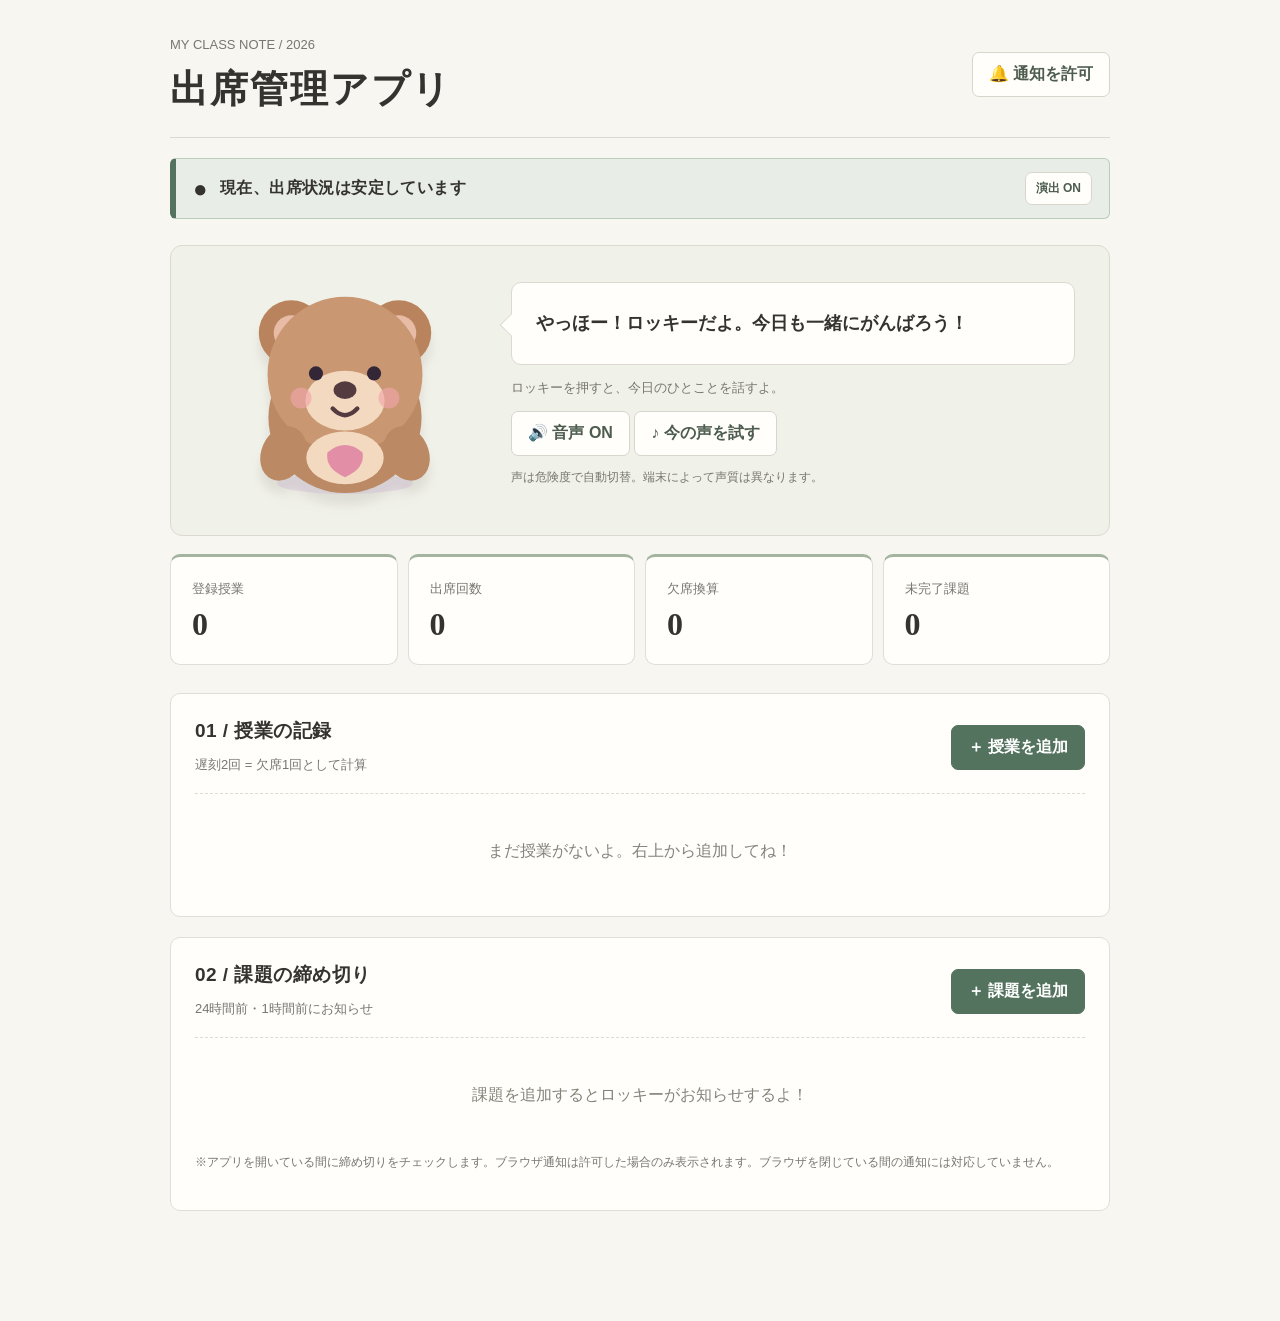
<file: index.html>
<!doctype html><html lang="ja"><head><meta charset="utf-8"><meta name="viewport" content="width=device-width,initial-scale=1"><title>出席管理アプリ</title><link rel="stylesheet" href="style.css"></head><body><main class="wrap"><header><div><div class="muted">MY CLASS NOTE  /  2026</div><h1>出席管理アプリ</h1></div><button class="soft" id="notifyBtn" type="button">🔔 通知を許可</button></header><div class="danger-banner" id="dangerBanner" role="status" aria-live="polite"><span id="dangerSymbol">●</span><span id="dangerText">出席状況を確認中</span><button id="effectsBtn" type="button" class="soft" aria-pressed="true">演出 ON</button></div><section class="hero"><button class="bearbutton" id="bearBtn" type="button" aria-label="ロッキーと話す"><svg class="bear" viewBox="0 0 250 250" xmlns="http://www.w3.org/2000/svg"><ellipse cx="125" cy="230" rx="77" ry="12" fill="#aa85c5" opacity=".18"/><circle cx="64" cy="59" r="37" fill="#b9845d"/><circle cx="186" cy="59" r="37" fill="#b9845d"/><circle cx="64" cy="59" r="20" fill="#e7bba5"/><circle cx="186" cy="59" r="20" fill="#e7bba5"/><ellipse cx="125" cy="155" rx="87" ry="86" fill="#bb8964"/><circle cx="125" cy="106" r="88" fill="#c99872"/><ellipse cx="125" cy="136" rx="45" ry="34" fill="#f3d9bf"/><circle cx="92" cy="105" r="8" fill="#332636"/><circle cx="158" cy="105" r="8" fill="#332636"/><ellipse cx="125" cy="124" rx="13" ry="10" fill="#543b40"/><path d="M111 145 Q125 160 139 145" fill="none" stroke="#543b40" stroke-width="5" stroke-linecap="round"/><circle cx="75" cy="133" r="12" fill="#f1a5a9" opacity=".65"/><circle cx="175" cy="133" r="12" fill="#f1a5a9" opacity=".65"/><ellipse cx="125" cy="201" rx="44" ry="30" fill="#f3d9bf"/><path d="M105 195 Q125 178 145 195 Q148 213 125 223 Q102 213 105 195" fill="#e38ea7"/><ellipse cx="55" cy="196" rx="25" ry="32" fill="#bb8964" transform="rotate(25 55 196)"/><ellipse cx="195" cy="196" rx="25" ry="32" fill="#bb8964" transform="rotate(-25 195 196)"/><g class="monster-face"><path d="M73 91 L111 105 L83 113 Z M177 91 L139 105 L167 113 Z" fill="#300507"/><path d="M100 146 Q125 178 150 146 L143 169 L135 157 L125 175 L115 157 L107 169 Z" fill="#410509" stroke="#260003" stroke-width="3"/><path d="M89 79 L113 93 M161 79 L137 93" stroke="#470508" stroke-width="8" stroke-linecap="round"/><circle cx="92" cy="105" r="11" fill="#ff1c2b"/><circle cx="158" cy="105" r="11" fill="#ff1c2b"/><circle cx="92" cy="105" r="4" fill="white"/><circle cx="158" cy="105" r="4" fill="white"/></g></svg></button><div><div class="speech" id="speech" aria-live="polite">やっほー！ロッキーだよ。今日も一緒にがんばろう！</div><p class="muted">ロッキーを押すと、今日のひとことを話すよ。</p><button class="soft" id="voiceBtn" type="button">🔊 音声 ON</button> <button class="soft" id="sampleVoiceBtn" type="button">♪ 今の声を試す</button><p class="muted voice-note">声は危険度で自動切替。端末によって声質は異なります。</p></div></section><div class="stats"><div class="stat"><span class="muted">登録授業</span><strong id="sClasses">0</strong></div><div class="stat"><span class="muted">出席回数</span><strong id="sAttend">0</strong></div><div class="stat"><span class="muted">欠席換算</span><strong id="sAbsent">0</strong></div><div class="stat"><span class="muted">未完了課題</span><strong id="sTasks">0</strong></div></div><section class="panel"><div class="panelhead"><div><h2>01 / 授業の記録</h2><div class="muted">遅刻2回 = 欠席1回として計算</div></div><button class="primary" id="addClass" type="button">＋ 授業を追加</button></div><div id="classList" class="items"></div></section><section class="panel"><div class="panelhead"><div><h2>02 / 課題の締め切り</h2><div class="muted">24時間前・1時間前にお知らせ</div></div><button class="primary" id="addTask" type="button">＋ 課題を追加</button></div><div id="taskList" class="items"></div><p class="note">※アプリを開いている間に締め切りをチェックします。ブラウザ通知は許可した場合のみ表示されます。ブラウザを閉じている間の通知には対応していません。</p></section></main><div id="dialog" class="dialog" role="dialog" aria-modal="true" aria-labelledby="modalTitle"><div class="modal"><h2 id="modalTitle"></h2><form id="entryForm" novalidate><div id="fields"></div><div class="modalbuttons"><button class="soft" id="cancel" type="button">キャンセル</button><button class="primary" id="save" type="submit">保存する</button></div></form></div></div><div id="toast" class="toast" role="status"></div><script src="script.js" defer></script></body></html>
</file>
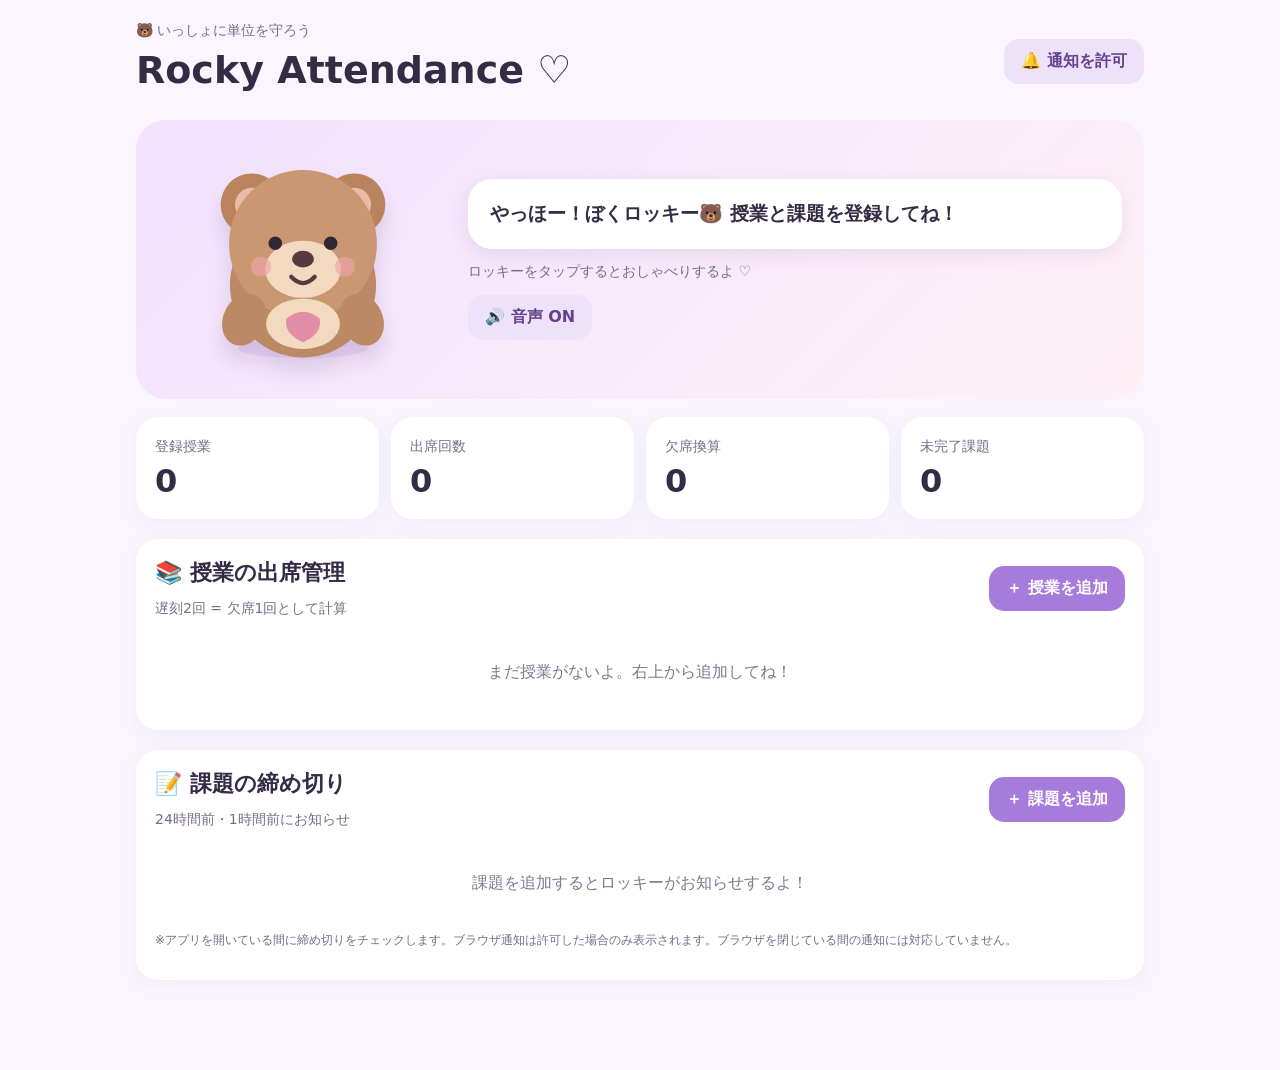
<file: index (1).html>
<!doctype html><html lang="ja"><head><meta charset="utf-8"><meta name="viewport" content="width=device-width,initial-scale=1"><title>Rocky Attendance 🐻</title><style>
:root{font-family:system-ui,'Yu Gothic',sans-serif;color:#342b45;background:#faf5ff}*{box-sizing:border-box}body{margin:0}button,input,select{font:inherit}button{cursor:pointer;border:0;border-radius:15px;padding:12px 17px;font-weight:750}button:focus-visible,input:focus-visible{outline:3px solid #a97bdb}button.primary{background:#a77bdc;color:white}button.soft{background:#eee1fa;color:#64418c}button.danger{background:#ffe3e8;color:#a12d4a}.wrap{max-width:1040px;margin:auto;padding:22px 16px 70px}header{display:flex;justify-content:space-between;align-items:center;gap:12px}h1{font-size:clamp(25px,4vw,38px);margin:8px 0}h2{font-size:22px;margin:0 0 12px}.muted{color:#796b8a;font-size:14px}.hero{margin-top:20px;border-radius:30px;padding:22px;background:linear-gradient(135deg,#f1e2ff,#fff1f6);display:grid;grid-template-columns:minmax(160px,290px) 1fr;align-items:center;gap:20px}.bearbutton{background:none;padding:0;width:100%;height:235px;display:grid;place-items:center}.bear{width:210px;max-width:100%;filter:drop-shadow(0 14px 10px #7e5b9a35);animation:bob 2.3s ease-in-out infinite;transform-origin:bottom center}.bearbutton:active .bear{animation:jump .45s ease-out}.speech{background:white;border-radius:24px;padding:22px;font-size:19px;font-weight:700;box-shadow:0 6px 20px #7d5b9920}.stats{display:grid;grid-template-columns:repeat(4,1fr);gap:12px;margin:18px 0}.stat,.panel,.item{background:white;border-radius:22px;padding:19px;box-shadow:0 4px 20px #846c9a12}.stat strong{display:block;font-size:32px;margin-top:6px}.panel{margin:20px 0}.panelhead{display:flex;justify-content:space-between;align-items:center;gap:10px;flex-wrap:wrap}.items{display:grid;gap:12px;margin-top:16px}.item{border:2px solid #eee6f4;box-shadow:none}.item.safe{border-left:8px solid #55bd90}.item.warn{border-left:8px solid #f3b94f}.item.bad{border-left:8px solid #e76882}.itemtop{display:flex;justify-content:space-between;gap:8px;align-items:start}.item h3{margin:0 0 6px;font-size:19px}.pill{display:inline-block;padding:5px 10px;border-radius:20px;background:#e7f8ee;color:#14794b;font-size:12px;font-weight:800}.warn .pill{background:#fff1d1;color:#926009}.bad .pill{background:#ffe3ea;color:#a52b4e}.actions{display:flex;flex-wrap:wrap;gap:7px;margin-top:14px}.actions button{padding:9px 12px;font-size:13px}.progress{height:10px;border-radius:20px;background:#eee8f5;overflow:hidden;margin:12px 0}.progress div{height:100%;background:#aa82dc;border-radius:20px}.empty{text-align:center;color:#857590;padding:28px}.dialog{position:fixed;inset:0;background:#2c1c3b99;display:none;align-items:center;justify-content:center;padding:14px;z-index:10}.dialog.open{display:flex}.modal{background:white;border-radius:25px;width:min(520px,100%);max-height:90vh;overflow:auto;padding:25px}.field{display:grid;gap:6px;margin:13px 0}.field label{font-weight:700}.field input,.field select{width:100%;border:2px solid #e5d8ef;border-radius:13px;padding:13px;color:#2c2434;background:white}.modalbuttons{display:flex;justify-content:flex-end;gap:9px;margin-top:20px}.toast{position:fixed;bottom:20px;left:50%;transform:translateX(-50%);background:#39264e;color:white;border-radius:14px;padding:12px 20px;display:none;z-index:20;max-width:90vw}.toast.show{display:block}.note{font-size:12px;color:#786a88;margin-top:10px}@keyframes bob{0%,100%{transform:translateY(0) rotate(-3deg)}50%{transform:translateY(-15px) rotate(3deg)}}@keyframes jump{50%{transform:translateY(-42px) rotate(8deg)}}@media(max-width:650px){.hero{grid-template-columns:1fr;text-align:center}.bearbutton{height:190px}.bear{width:170px}.stats{grid-template-columns:repeat(2,1fr)}.speech{font-size:16px}}
</style></head><body><main class="wrap"><header><div><div class="muted">🐻 いっしょに単位を守ろう</div><h1>Rocky Attendance ♡</h1></div><button class="soft" id="notifyBtn" type="button">🔔 通知を許可</button></header><section class="hero"><button class="bearbutton" id="bearBtn" type="button" aria-label="ロッキーと話す"><svg class="bear" viewBox="0 0 250 250" xmlns="http://www.w3.org/2000/svg"><ellipse cx="125" cy="230" rx="77" ry="12" fill="#aa85c5" opacity=".18"/><circle cx="64" cy="59" r="37" fill="#b9845d"/><circle cx="186" cy="59" r="37" fill="#b9845d"/><circle cx="64" cy="59" r="20" fill="#e7bba5"/><circle cx="186" cy="59" r="20" fill="#e7bba5"/><ellipse cx="125" cy="155" rx="87" ry="86" fill="#bb8964"/><circle cx="125" cy="106" r="88" fill="#c99872"/><ellipse cx="125" cy="136" rx="45" ry="34" fill="#f3d9bf"/><circle cx="92" cy="105" r="8" fill="#332636"/><circle cx="158" cy="105" r="8" fill="#332636"/><ellipse cx="125" cy="124" rx="13" ry="10" fill="#543b40"/><path d="M111 145 Q125 160 139 145" fill="none" stroke="#543b40" stroke-width="5" stroke-linecap="round"/><circle cx="75" cy="133" r="12" fill="#f1a5a9" opacity=".65"/><circle cx="175" cy="133" r="12" fill="#f1a5a9" opacity=".65"/><ellipse cx="125" cy="201" rx="44" ry="30" fill="#f3d9bf"/><path d="M105 195 Q125 178 145 195 Q148 213 125 223 Q102 213 105 195" fill="#e38ea7"/><ellipse cx="55" cy="196" rx="25" ry="32" fill="#bb8964" transform="rotate(25 55 196)"/><ellipse cx="195" cy="196" rx="25" ry="32" fill="#bb8964" transform="rotate(-25 195 196)"/></svg></button><div><div class="speech" id="speech" aria-live="polite">やっほー！ぼくロッキー🐻 授業と課題を登録してね！</div><p class="muted">ロッキーをタップするとおしゃべりするよ ♡</p><button class="soft" id="voiceBtn" type="button">🔊 音声 ON</button></div></section><div class="stats"><div class="stat"><span class="muted">登録授業</span><strong id="sClasses">0</strong></div><div class="stat"><span class="muted">出席回数</span><strong id="sAttend">0</strong></div><div class="stat"><span class="muted">欠席換算</span><strong id="sAbsent">0</strong></div><div class="stat"><span class="muted">未完了課題</span><strong id="sTasks">0</strong></div></div><section class="panel"><div class="panelhead"><div><h2>📚 授業の出席管理</h2><div class="muted">遅刻2回 = 欠席1回として計算</div></div><button class="primary" id="addClass" type="button">＋ 授業を追加</button></div><div id="classList" class="items"></div></section><section class="panel"><div class="panelhead"><div><h2>📝 課題の締め切り</h2><div class="muted">24時間前・1時間前にお知らせ</div></div><button class="primary" id="addTask" type="button">＋ 課題を追加</button></div><div id="taskList" class="items"></div><p class="note">※アプリを開いている間に締め切りをチェックします。ブラウザ通知は許可した場合のみ表示されます。ブラウザを閉じている間の通知には対応していません。</p></section></main><div id="dialog" class="dialog" role="dialog" aria-modal="true" aria-labelledby="modalTitle"><div class="modal"><h2 id="modalTitle"></h2><form id="entryForm" novalidate><div id="fields"></div><div class="modalbuttons"><button class="soft" id="cancel" type="button">キャンセル</button><button class="primary" id="save" type="submit">保存する</button></div></form></div></div><div id="toast" class="toast" role="status"></div><script>
'use strict';
(function(){
const $=id=>document.getElementById(id),KEY='rocky_attendance_v3';let state={classes:[],tasks:[]},mode='',editing=null,voice=true;
try{let old=JSON.parse(localStorage.getItem(KEY)||'null');if(old&&Array.isArray(old.classes)&&Array.isArray(old.tasks))state=old}catch(e){}
function persist(){try{localStorage.setItem(KEY,JSON.stringify(state));return true}catch(e){toast('このブラウザでは保存が制限されています');return false}}
function toast(s){$('toast').textContent=s;$('toast').classList.add('show');clearTimeout(toast.timer);toast.timer=setTimeout(()=>$('toast').classList.remove('show'),3200)}
function say(s){$('speech').textContent=s;if(voice&&'speechSynthesis'in window){try{speechSynthesis.cancel();const u=new SpeechSynthesisUtterance(s.replace(/[🐻♡💜！]/g,''));u.lang='ja-JP';u.rate=1.08;u.pitch=1.25;speechSynthesis.speak(u)}catch(e){}}}
function el(tag,txt,cls){let x=document.createElement(tag);if(txt!==undefined)x.textContent=txt;if(cls)x.className=cls;return x}
function button(txt,cls,fn){let b=el('button',txt,cls);b.type='button';b.addEventListener('click',fn);return b}
function remaining(c){return c.total-c.required-c.absent-Math.floor(c.late/2)}
function level(c){let r=remaining(c);return r<=0?'bad':r<=2?'warn':'safe'}
function render(){let ca=$('classList'),ta=$('taskList');ca.replaceChildren();ta.replaceChildren();$('sClasses').textContent=state.classes.length;$('sAttend').textContent=state.classes.reduce((n,c)=>n+c.attend,0);$('sAbsent').textContent=state.classes.reduce((n,c)=>n+c.absent+Math.floor(c.late/2),0);$('sTasks').textContent=state.tasks.filter(t=>!t.done).length;
if(!state.classes.length)ca.append(el('div','まだ授業がないよ。右上から追加してね！','empty'));
state.classes.forEach(c=>{let r=remaining(c),l=level(c),box=el('article',undefined,'item '+l),top=el('div',undefined,'itemtop'),left=el('div');left.append(el('h3',c.name),el('div',`出席 ${c.attend}回 ／ 欠席 ${c.absent}回 ／ 遅刻 ${c.late}回`,'muted'));top.append(left,el('span',r<0?'必要出席に届かない可能性':r===0?'もう欠席できない':`あと${r}回欠席OK`,'pill'));box.append(top);let p=el('div',undefined,'progress'),bar=el('div');bar.style.width=Math.min(100,Math.max(0,c.attend/c.required*100))+'%';p.append(bar);box.append(p,el('div',`必要出席 ${c.required}回 ／ 全${c.total}回　・　あと${Math.max(0,c.required-c.attend)}回の出席が必要`,'muted'));let a=el('div',undefined,'actions');a.append(button('＋出席','soft',()=>change(c.id,'attend',1)),button('＋欠席','soft',()=>change(c.id,'absent',1)),button('＋遅刻','soft',()=>change(c.id,'late',1)),button('編集','soft',()=>openForm('class',c.id)),button('取り消し','soft',()=>undo(c.id)),button('削除','danger',()=>remove('class',c.id)));box.append(a);ca.append(box)});
if(!state.tasks.length)ta.append(el('div','課題を追加するとロッキーがお知らせするよ！','empty'));
state.tasks.slice().sort((a,b)=>a.due.localeCompare(b.due)).forEach(t=>{let d=new Date(t.due),diff=d-Date.now(),box=el('article',undefined,'item '+(t.done?'safe':diff<0?'bad':diff<=3600000?'bad':diff<=86400000?'warn':'safe'));let top=el('div',undefined,'itemtop'),left=el('div');left.append(el('h3',t.title),el('div',(t.subject?t.subject+' ・ ':'')+d.toLocaleString('ja-JP',{year:'numeric',month:'numeric',day:'numeric',hour:'2-digit',minute:'2-digit'}),'muted'));top.append(left,el('span',t.done?'完了':diff<0?'期限切れ':diff<=3600000?'1時間以内':diff<=86400000?'24時間以内':'予定あり','pill'));box.append(top);let a=el('div',undefined,'actions');a.append(button(t.done?'未完了に戻す':'✓ 完了','soft',()=>{t.done=!t.done;persist();render();say(t.done?'課題おつかれさま！':'また一緒に頑張ろう！')}),button('編集','soft',()=>openForm('task',t.id)),button('削除','danger',()=>remove('task',t.id)));box.append(a);ta.append(box)})}
function change(id,k,n){let c=state.classes.find(x=>x.id===id);if(!c)return;if(c.attend+c.absent+c.late>=c.total){toast('全授業回数に達しているよ。編集で調整してね');return}c[k]+=n;persist();render();say(remaining(c)<=0?'気をつけて！この授業はもう欠席できないよ！':k==='attend'?'出席えらい！この調子だよ！':'記録したよ！残りの欠席回数を確認してね！')}
function undo(id){let c=state.classes.find(x=>x.id===id);if(!c)return;for(let k of ['late','absent','attend']){if(c[k]>0){c[k]--;persist();render();toast('直近の種類を1回減らしたよ（遅刻→欠席→出席の順）');return}}toast('取り消せる記録がないよ')}
function remove(type,id){if(!confirm('本当に削除する？'))return;let key=type==='class'?'classes':'tasks';state[key]=state[key].filter(x=>x.id!==id);persist();render();toast('削除したよ')}
function field(name,label,type,value,required=true){let d=el('div',undefined,'field'),lab=el('label',label),input=el('input');input.name=name;input.id='f_'+name;input.type=type;input.value=value??'';input.required=required;if(type==='number'){input.min='0';input.step='1'}lab.htmlFor=input.id;d.append(lab,input);return d}
function openForm(m,id=null){mode=m;editing=id;let item=id?state[m==='class'?'classes':'tasks'].find(x=>x.id===id):null;$('modalTitle').textContent=(id?'編集：':'追加：')+(m==='class'?'授業':'課題');let f=$('fields');f.replaceChildren();if(m==='class'){f.append(field('name','授業名','text',item?.name||''),field('total','全授業回数','number',item?.total??14),field('required','必要出席回数','number',item?.required??10),field('attend','出席回数','number',item?.attend??0),field('absent','欠席回数','number',item?.absent??0),field('late','遅刻回数','number',item?.late??0))}else{let local=new Date(Date.now()+86400000);local=new Date(local.getTime()-local.getTimezoneOffset()*60000).toISOString().slice(0,16);f.append(field('title','課題名','text',item?.title||''),field('subject','授業名（任意）','text',item?.subject||'',false),field('due','締め切り','datetime-local',item?.due||local))}$('dialog').classList.add('open');setTimeout(()=>f.querySelector('input')?.focus(),40)}
function closeForm(){$('dialog').classList.remove('open');$('entryForm').reset();mode='';editing=null}
$('entryForm').addEventListener('submit',function(e){e.preventDefault();try{const f=new FormData(this),v=k=>String(f.get(k)||'').trim();if(mode==='class'){let name=v('name'),nums=['total','required','attend','absent','late'].map(k=>Number(v(k)));if(!name){toast('授業名を入力してね');$('f_name').focus();return}if(nums.some(x=>!Number.isInteger(x)||x<0)||nums[0]<1||nums[1]<1||nums[1]>nums[0]){toast('授業回数・必要出席回数を確認してね');return}if(nums[2]+nums[3]+nums[4]>nums[0]){toast('記録回数の合計が全授業回数を超えているよ');return}let obj={id:editing||String(Date.now())+Math.random(),name,total:nums[0],required:nums[1],attend:nums[2],absent:nums[3],late:nums[4]};if(editing)state.classes=state.classes.map(x=>x.id===editing?obj:x);else state.classes.push(obj)}else if(mode==='task'){if(!v('title')||!v('due')){toast('課題名と締め切りを入力してね');return}let obj={id:editing||String(Date.now())+Math.random(),title:v('title'),subject:v('subject'),due:v('due'),done:editing?(state.tasks.find(x=>x.id===editing)?.done||false):false,alert24:false,alert1:false};if(editing)state.tasks=state.tasks.map(x=>x.id===editing?obj:x);else state.tasks.push(obj)}else return;persist();closeForm();render();toast('保存できたよ！');say('保存できたよ！いっしょに頑張ろうね！')}catch(err){console.error(err);toast('保存中にエラーが発生したよ：'+err.message)}});
$('addClass').addEventListener('click',()=>openForm('class'));$('addTask').addEventListener('click',()=>openForm('task'));$('cancel').addEventListener('click',closeForm);$('dialog').addEventListener('click',e=>{if(e.target===$('dialog'))closeForm()});document.addEventListener('keydown',e=>{if(e.key==='Escape')closeForm()});$('bearBtn').addEventListener('click',()=>{let danger=state.classes.find(c=>remaining(c)<=0),due=state.tasks.find(t=>!t.done&&new Date(t.due)-Date.now()<86400000);say(danger?`${danger.name}はもう欠席できないよ！出席を頑張ろう！`:due?`${due.title}の締め切りが近いよ！`:state.classes.length?'今日も頑張っててえらい！ぼくが見守ってるよ！':'やっほー！まずは授業を追加してみてね！')});$('voiceBtn').addEventListener('click',()=>{voice=!voice;$('voiceBtn').textContent=voice?'🔊 音声 ON':'🔇 音声 OFF';if(!voice&&'speechSynthesis'in window)speechSynthesis.cancel();toast(voice?'音声をオンにしたよ':'音声をオフにしたよ')});$('notifyBtn').addEventListener('click',async()=>{if(!('Notification'in window)){toast('このブラウザは通知に対応していないよ');return}try{let result=await Notification.requestPermission();toast(result==='granted'?'通知を許可したよ！':'通知が許可されなかったよ')}catch(e){toast('通知を設定できなかったよ')}});
function checkDeadlines(){let dirty=false;state.tasks.forEach(t=>{if(t.done)return;let diff=new Date(t.due)-Date.now();for(let [hours,key] of [[24,'alert24'],[1,'alert1']]){if(diff>0&&diff<=hours*3600000&&!t[key]){t[key]=true;dirty=true;let msg=`ロッキーからのお知らせ！「${t.title}」の締め切りまで${hours===1?'1時間以内':'24時間以内'}だよ！`;say(msg);toast(msg);if('Notification'in window&&Notification.permission==='granted'){try{new Notification('🐻 Rocky Attendance',{body:msg})}catch(e){}}}}});if(dirty)persist()}
render();checkDeadlines();setInterval(checkDeadlines,30000);
})();
</script></body></html>
</file>
<file: style.css>
:root{font-family:'Yu Gothic','Hiragino Kaku Gothic ProN',Meiryo,sans-serif;color:#34332f;background:#f7f6f1}*{box-sizing:border-box}body{margin:0}button,input,select{font:inherit}button{cursor:pointer;border:1px solid #d8d5cd;border-radius:7px;padding:11px 16px;font-weight:650;transition:background .15s,transform .15s}button:hover{transform:translateY(-1px)}button:focus-visible,input:focus-visible{outline:3px solid #9bb4a0;outline-offset:2px}button.primary{background:#54735f;color:white;border-color:#54735f}button.primary:hover{background:#405c49}button.soft{background:#fffefa;color:#4d5c4e}button.soft:hover{background:#e9efe8}button.danger{background:#fff8f5;color:#a65d52;border-color:#e9d3ce}.wrap{max-width:980px;margin:auto;padding:34px 20px 90px}header{display:flex;justify-content:space-between;align-items:center;gap:12px;border-bottom:1px solid #dcd9d0;padding-bottom:22px}h1{font-size:clamp(27px,4vw,38px);font-weight:800;letter-spacing:.05em;margin:8px 0 0}h2{font-size:19px;letter-spacing:.025em;margin:0 0 10px}.muted{color:#77766f;font-size:13px;line-height:1.7}.hero{margin-top:26px;border:1px solid #dcd9d0;border-radius:12px;padding:22px 34px;background:#f0f1e9;display:grid;grid-template-columns:minmax(170px,280px) 1fr;align-items:center;gap:26px}.bearbutton{background:none;border:0;padding:0;width:100%;height:245px;display:grid;place-items:center}.bear{width:220px;max-width:100%;filter:drop-shadow(0 12px 5px #62574b1e);animation:bob 2.3s ease-in-out infinite;transform-origin:bottom center}.bearbutton:active .bear{animation:jump .45s ease-out}.speech{position:relative;background:#fffefa;border:1px solid #ddd9ce;border-radius:10px;padding:24px;font-size:18px;font-weight:700;line-height:1.8}.speech:before{content:'';position:absolute;left:-9px;top:42%;width:15px;height:15px;background:#fffefa;border-left:1px solid #ddd9ce;border-bottom:1px solid #ddd9ce;transform:rotate(45deg)}.hero p{margin:12px 0}.stats{display:grid;grid-template-columns:repeat(4,1fr);gap:10px;margin:18px 0 28px}.stat,.panel{background:#fffefa;border:1px solid #e0ded6;border-radius:10px;padding:21px}.stat{border-top:3px solid #a4b4a0}.stat strong{display:block;font-size:32px;margin-top:6px;font-family:Georgia,serif;font-weight:600}.panel{margin:20px 0;padding:24px}.panelhead{display:flex;justify-content:space-between;align-items:center;gap:10px;flex-wrap:wrap;border-bottom:1px dashed #dedbd1;padding-bottom:17px}.items{display:grid;gap:12px;margin-top:17px}.item{background:#fffefa;border:1px solid #e1dfd6;border-left:5px solid #6e9c7b;border-radius:7px;padding:18px}.item.safe{border-left-color:#6e9c7b}.item.warn{border-left-color:#d7a448;background:#fffdf7}.item.bad{border-left-color:#c56b66;background:#fffaf9}.itemtop{display:flex;justify-content:space-between;gap:10px;align-items:start;flex-wrap:wrap}.item h3{margin:0 0 6px;font-size:18px}.pill{display:inline-block;padding:6px 10px;border-radius:4px;background:#e5eee4;color:#376247;font-size:12px;font-weight:750}.warn .pill{background:#fbefcf;color:#866019}.bad .pill{background:#f8e1dd;color:#963e38}.actions{display:flex;flex-wrap:wrap;gap:7px;margin-top:14px}.actions button{padding:8px 11px;font-size:13px}.progress{height:7px;border-radius:4px;background:#e9e9e2;overflow:hidden;margin:14px 0}.progress div{height:100%;background:#789c80;border-radius:4px}.empty{text-align:center;color:#85837a;padding:30px 12px}.dialog{position:fixed;inset:0;background:#2d312b99;display:none;align-items:center;justify-content:center;padding:14px;z-index:10}.dialog.open{display:flex}.modal{background:#fffefa;border:1px solid #dedbd1;border-radius:12px;width:min(520px,100%);max-height:90vh;overflow:auto;padding:27px}.field{display:grid;gap:7px;margin:14px 0}.field label{font-weight:700;font-size:14px}.field input,.field select{width:100%;border:1px solid #cccac1;border-radius:6px;padding:13px;color:#34332f;background:white}.modalbuttons{display:flex;justify-content:flex-end;gap:9px;margin-top:22px}.toast{position:fixed;bottom:20px;left:50%;transform:translateX(-50%);background:#343e35;color:white;border-radius:7px;padding:12px 20px;display:none;z-index:20;max-width:90vw}.toast.show{display:block}.note{font-size:12px;color:#77766f;margin-top:16px;line-height:1.8}@keyframes bob{0%,100%{transform:translateY(0) rotate(-3deg)}50%{transform:translateY(-15px) rotate(3deg)}}@keyframes jump{50%{transform:translateY(-42px) rotate(8deg)}}@media(max-width:650px){.wrap{padding:20px 12px 60px}.hero{grid-template-columns:1fr;text-align:center;padding:15px}.bearbutton{height:195px}.bear{width:185px}.speech:before{display:none}.stats{grid-template-columns:repeat(2,1fr)}.speech{font-size:16px;padding:18px}.panel{padding:17px}header{align-items:flex-start}header .soft{font-size:12px;padding:9px}}

/* 出席リスクに連動する演出。画面操作や保存機能には干渉しません。 */
.danger-banner{margin-top:20px;display:flex;gap:12px;align-items:center;background:#e8eee7;border:1px solid #b9cdb9;border-left:6px solid #54735f;padding:13px 17px;border-radius:6px;font-weight:800;letter-spacing:.025em}
.danger-banner #dangerSymbol{font-size:24px}.danger-banner #dangerText{flex:1}.danger-banner button{font-size:12px;padding:7px 10px;white-space:nowrap}
.monster-face{opacity:0;transition:opacity .3s}.bear{transition:filter .4s}
body[data-risk=warning]{background:#f7f0df;color:#3b3025}body[data-risk=warning] .hero{background:#f5e5bd;border-color:#cfa04a}body[data-risk=warning] .danger-banner{background:#fbe2a5;border-color:#d89b2e;color:#5c3b0b}body[data-risk=warning] .bear{filter:drop-shadow(0 8px 13px #e0a13a88) sepia(.15)}
body[data-risk=danger],body[data-risk=critical]{background:#24191b;color:#fff0ec;transition:background .5s,color .5s}
body[data-risk=danger] .muted,body[data-risk=critical] .muted{color:#d5bbb9}
body[data-risk=danger] header,body[data-risk=critical] header{border-color:#8b3439}
body[data-risk=danger] .hero,body[data-risk=critical] .hero{background:#4a2026;border-color:#c34b50;box-shadow:0 0 25px #cf253b40}
body[data-risk=danger] .stat,body[data-risk=danger] .panel,body[data-risk=critical] .stat,body[data-risk=critical] .panel{background:#352326;border-color:#79363e;color:#fff0ec}
body[data-risk=danger] .item,body[data-risk=critical] .item{background:#422d30;border-color:#885057;color:#fff0ec}
body[data-risk=danger] .item.bad,body[data-risk=critical] .item.bad{background:#5d222c;border-color:#f54d60}
body[data-risk=danger] .danger-banner,body[data-risk=critical] .danger-banner{background:#8b1c2a;border-color:#ff6670;color:#fff;box-shadow:0 0 15px #e42a4660}
body[data-risk=danger] .speech,body[data-risk=critical] .speech{background:#fff0e8;color:#4a1017;border-color:#d55b67}
body[data-risk=danger] .speech:before,body[data-risk=critical] .speech:before{background:#fff0e8;border-color:#d55b67}
body[data-risk=danger] .monster-face,body[data-risk=critical] .monster-face{opacity:1}
body[data-risk=danger] .bear,body[data-risk=critical] .bear{filter:drop-shadow(0 0 16px #ff203e) saturate(1.4);animation:monsterShake 1.8s ease-in-out infinite}
body[data-risk=danger] .danger-banner{animation:alarmGlow 2.5s ease-in-out infinite}
body[data-risk=critical] .danger-banner{animation:alarmGlow 1.3s ease-in-out infinite}
body[data-risk=critical] .hero{animation:alarmGlow 2.3s ease-in-out infinite}
body[data-risk=critical] .bear{animation:monsterShake .7s ease-in-out infinite}
body[data-risk=danger] button.primary,body[data-risk=critical] button.primary{background:#9d3442;border-color:#c35461}
body[data-risk=danger] .progress,body[data-risk=critical] .progress{background:#64474b}
body[data-risk=danger] .progress div,body[data-risk=critical] .progress div{background:#f26676}
body[data-risk=danger] .modal,body[data-risk=critical] .modal{background:#fffefa;color:#34332f}
body[data-risk=danger] .modal .field label,body[data-risk=critical] .modal .field label{color:#34332f}
body[data-risk=danger] .modal h2,body[data-risk=critical] .modal h2{color:#34332f}
@keyframes alarmGlow{0%,100%{box-shadow:0 0 5px #e42a4640}50%{box-shadow:0 0 28px #ff304bba;background-color:#a52837}}
@keyframes monsterShake{0%,100%{transform:translateY(0) rotate(-3deg)}25%{transform:translateY(-9px) rotate(4deg)}50%{transform:translateY(-4px) rotate(-5deg)}75%{transform:translateY(-12px) rotate(5deg)}}
body.effects-off .danger-banner,body.effects-off .hero,body.effects-off .bear{animation:none!important}
@media(prefers-reduced-motion:reduce){.danger-banner,.hero,.bear{animation:none!important;transition:none!important}}
@media(max-width:650px){.danger-banner{font-size:12px;padding:10px;gap:8px}.danger-banner button{padding:6px}.danger-banner #dangerSymbol{font-size:18px}}

.voice-note{font-size:12px;margin:8px 0 0;line-height:1.6}
</file>
